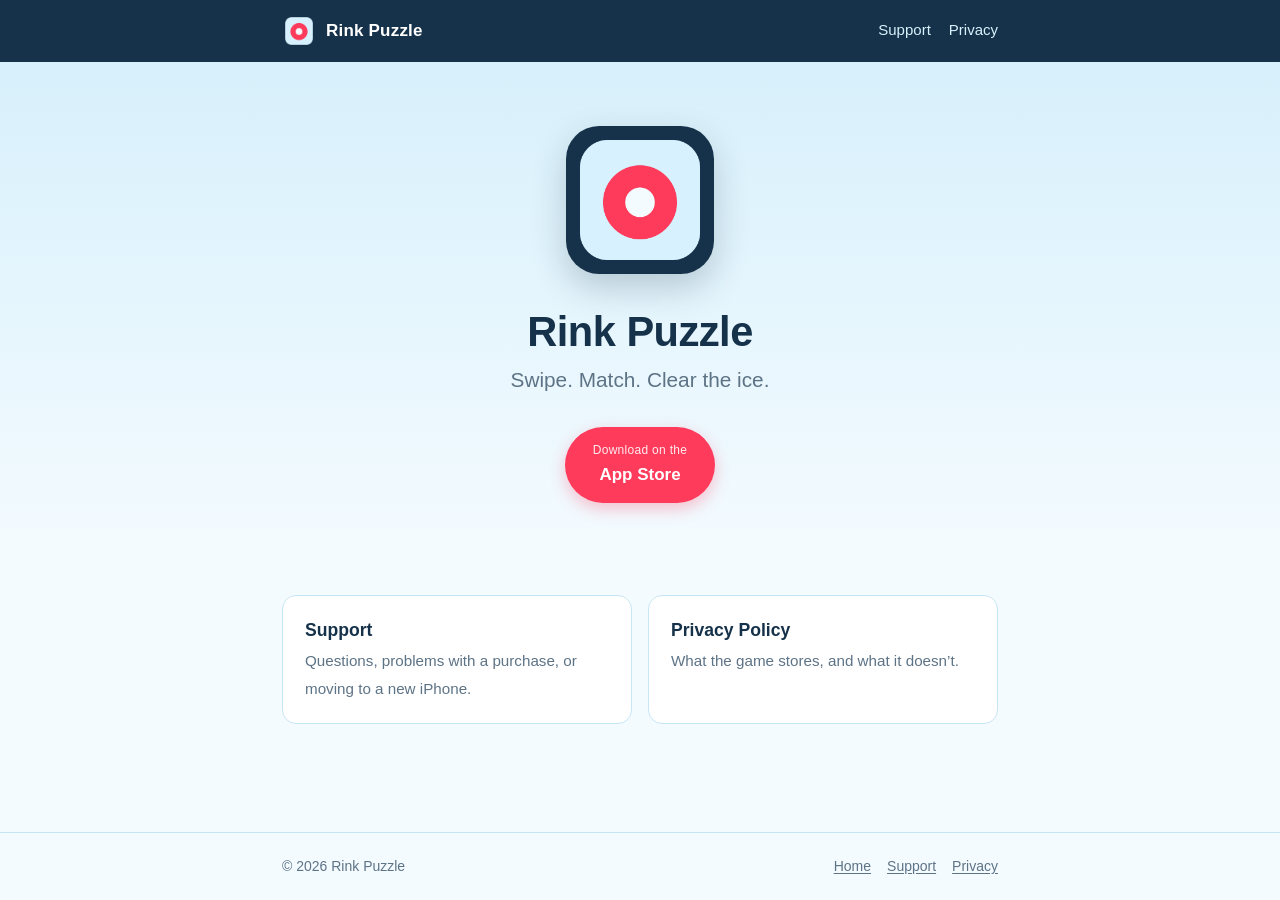
<file: index.html>
<!doctype html>
<html lang="en">
<head>
  <meta charset="utf-8">
  <meta name="viewport" content="width=device-width, initial-scale=1">
  <title>Rink Puzzle — Swipe. Match. Clear the ice.</title>
  <meta name="description" content="Rink Puzzle is a casual iPhone puzzle game. Swipe matching pucks together and clear the ice.">
  <meta name="theme-color" content="#16324a">
  <link rel="icon" type="image/png" href="assets/favicon.png">
  <link rel="apple-touch-icon" href="assets/apple-touch-icon.png">
  <link rel="stylesheet" href="style.css">
</head>
<body>
<header class="site-header">
  <div class="wrap">
    <a class="brand" href=""><img src="assets/apple-touch-icon.png" alt="" width="34" height="34"><span>Rink Puzzle</span></a>
    <nav class="nav" aria-label="Main">
      <a href="support/">Support</a>
      <a href="privacy/">Privacy</a>
    </nav>
  </div>
</header>
<main>
  <section class="hero">
    <div class="wrap">
      <img class="icon" src="assets/icon-512.png" alt="Rink Puzzle app icon" width="148" height="148">
      <h1>Rink Puzzle</h1>
      <p class="tagline">Swipe. Match. Clear the ice.</p>
      <a class="btn" href="https://apps.apple.com/us/app/rink-puzzle/id6826290386"><small>Download on the</small>App Store</a>
    </div>
  </section>
  <div class="wrap">
    <div class="cards">
      <a class="card" href="support/"><strong>Support</strong><span>Questions, problems with a purchase, or moving to a new iPhone.</span></a>
      <a class="card" href="privacy/"><strong>Privacy Policy</strong><span>What the game stores, and what it doesn&rsquo;t.</span></a>
    </div>
  </div>
</main>
<footer class="site-footer">
  <div class="wrap">
    <span>&copy; 2026 Rink Puzzle</span>
    <nav aria-label="Footer"><a href="">Home</a><a href="support/">Support</a><a href="privacy/">Privacy</a></nav>
  </div>
</footer>
</body>
</html>
</file>
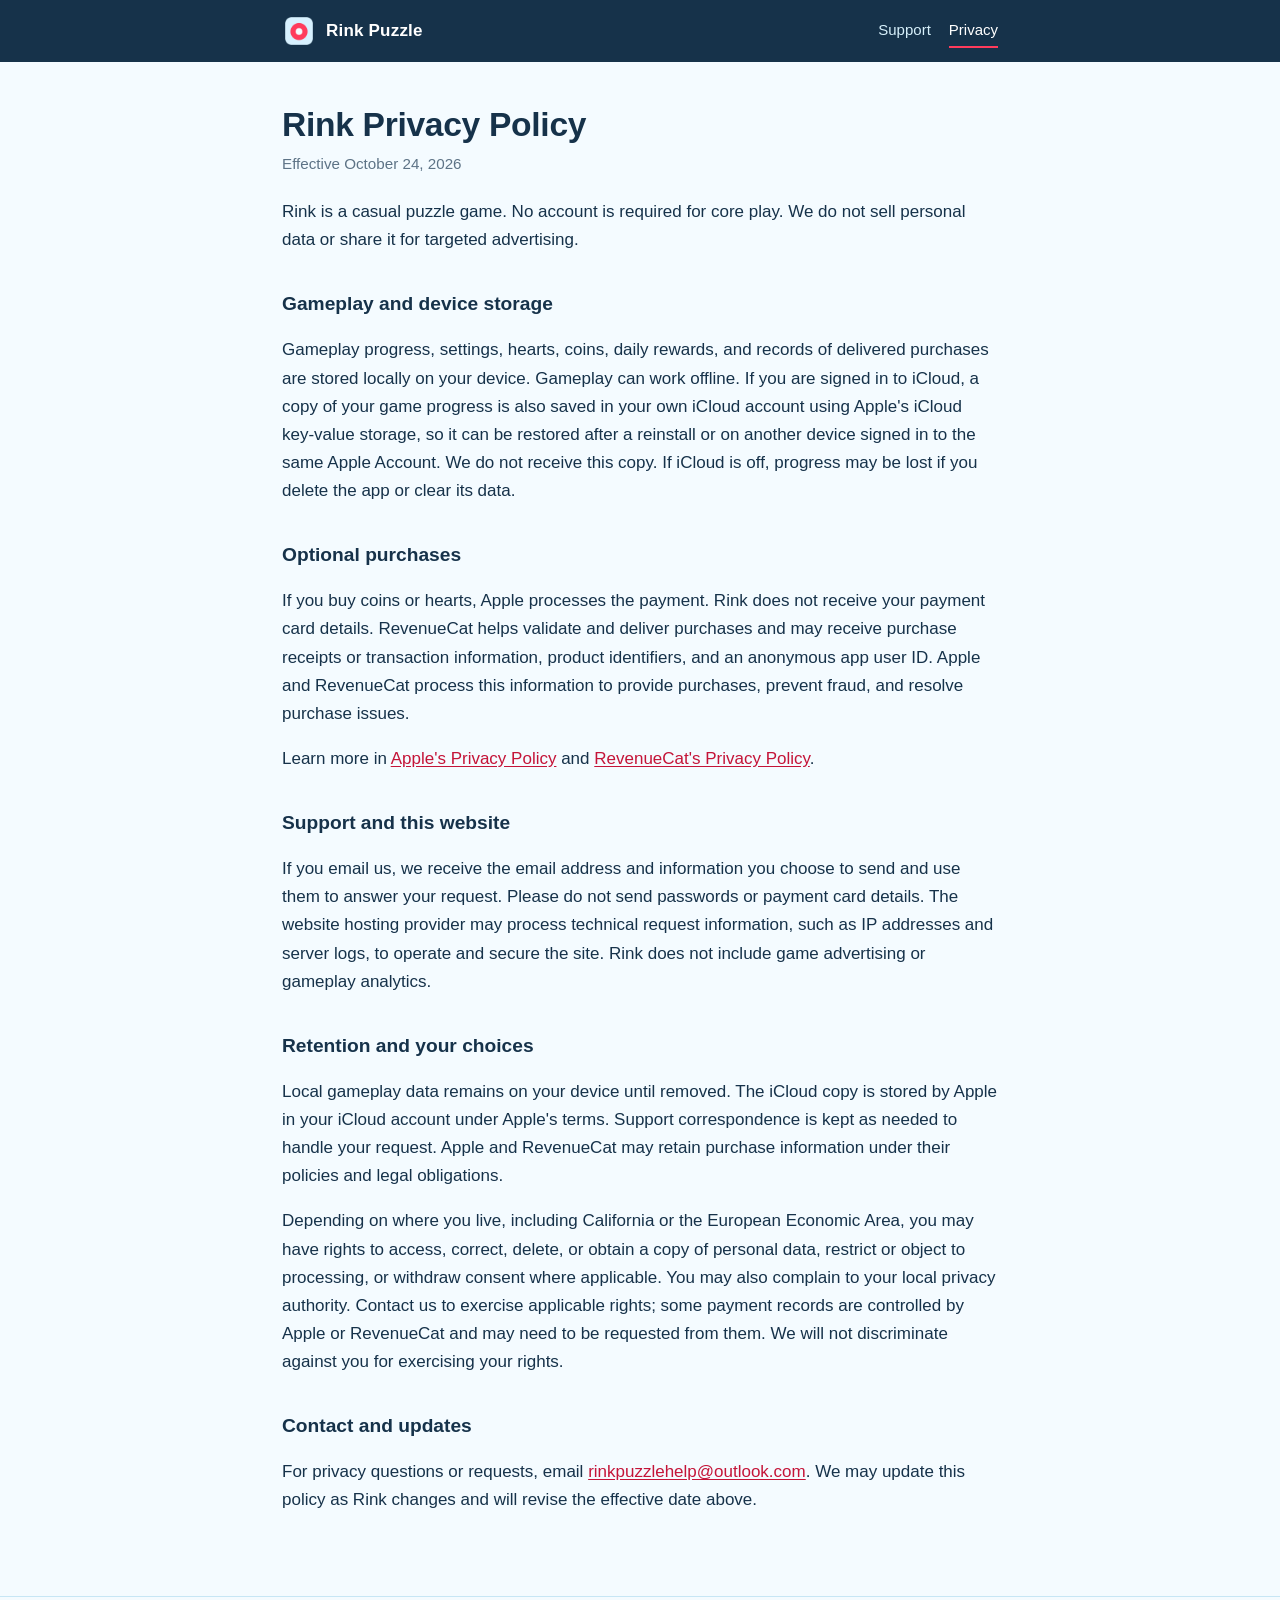
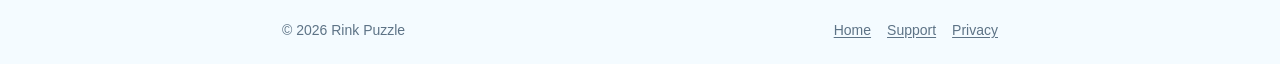
<file: privacy/index.html>
<!doctype html>
<html lang="en">
<head>
  <meta charset="utf-8">
  <meta name="viewport" content="width=device-width, initial-scale=1">
  <title>Privacy Policy — Rink Puzzle</title>
  <meta name="description" content="How Rink handles local gameplay saves, optional Apple and RevenueCat purchases, and privacy requests.">
  <meta name="theme-color" content="#16324a">
  <link rel="icon" type="image/png" href="../assets/favicon.png">
  <link rel="apple-touch-icon" href="../assets/apple-touch-icon.png">
  <link rel="stylesheet" href="../style.css">
</head>
<body>
<header class="site-header">
  <div class="wrap">
    <a class="brand" href="../"><img src="../assets/apple-touch-icon.png" alt="" width="34" height="34"><span>Rink Puzzle</span></a>
    <nav class="nav" aria-label="Main">
      <a href="../support/">Support</a>
      <a href="../privacy/" aria-current="page">Privacy</a>
    </nav>
  </div>
</header>
<main class="page">
  <div class="wrap">
    <h1>Rink Privacy Policy</h1>
    <p class="meta">Effective October 24, 2026</p>
  <p>Rink is a casual puzzle game. No account is required for core play. We do not sell personal data or share it for targeted advertising.</p>
  <h2>Gameplay and device storage</h2>
  <p>Gameplay progress, settings, hearts, coins, daily rewards, and records of delivered purchases are stored locally on your device. Gameplay can work offline. If you are signed in to iCloud, a copy of your game progress is also saved in your own iCloud account using Apple's iCloud key-value storage, so it can be restored after a reinstall or on another device signed in to the same Apple Account. We do not receive this copy. If iCloud is off, progress may be lost if you delete the app or clear its data.</p>
  <h2>Optional purchases</h2>
  <p>If you buy coins or hearts, Apple processes the payment. Rink does not receive your payment card details. RevenueCat helps validate and deliver purchases and may receive purchase receipts or transaction information, product identifiers, and an anonymous app user ID. Apple and RevenueCat process this information to provide purchases, prevent fraud, and resolve purchase issues.</p>
  <p>Learn more in <a href="https://www.apple.com/legal/privacy/">Apple's Privacy Policy</a> and <a href="https://www.revenuecat.com/privacy/">RevenueCat's Privacy Policy</a>.</p>
  <h2>Support and this website</h2>
  <p>If you email us, we receive the email address and information you choose to send and use them to answer your request. Please do not send passwords or payment card details. The website hosting provider may process technical request information, such as IP addresses and server logs, to operate and secure the site. Rink does not include game advertising or gameplay analytics.</p>
  <h2>Retention and your choices</h2>
  <p>Local gameplay data remains on your device until removed. The iCloud copy is stored by Apple in your iCloud account under Apple's terms. Support correspondence is kept as needed to handle your request. Apple and RevenueCat may retain purchase information under their policies and legal obligations.</p>
  <p>Depending on where you live, including California or the European Economic Area, you may have rights to access, correct, delete, or obtain a copy of personal data, restrict or object to processing, or withdraw consent where applicable. You may also complain to your local privacy authority. Contact us to exercise applicable rights; some payment records are controlled by Apple or RevenueCat and may need to be requested from them. We will not discriminate against you for exercising your rights.</p>
  <h2>Contact and updates</h2>
  <p>For privacy questions or requests, email <a href="mailto:rinkpuzzlehelp@outlook.com">rinkpuzzlehelp@outlook.com</a>. We may update this policy as Rink changes and will revise the effective date above.</p>
  </div>
</main>
<footer class="site-footer">
  <div class="wrap">
    <span>&copy; 2026 Rink Puzzle</span>
    <nav aria-label="Footer"><a href="../">Home</a><a href="../support/">Support</a><a href="../privacy/">Privacy</a></nav>
  </div>
</footer>
</body>
</html>
</file>
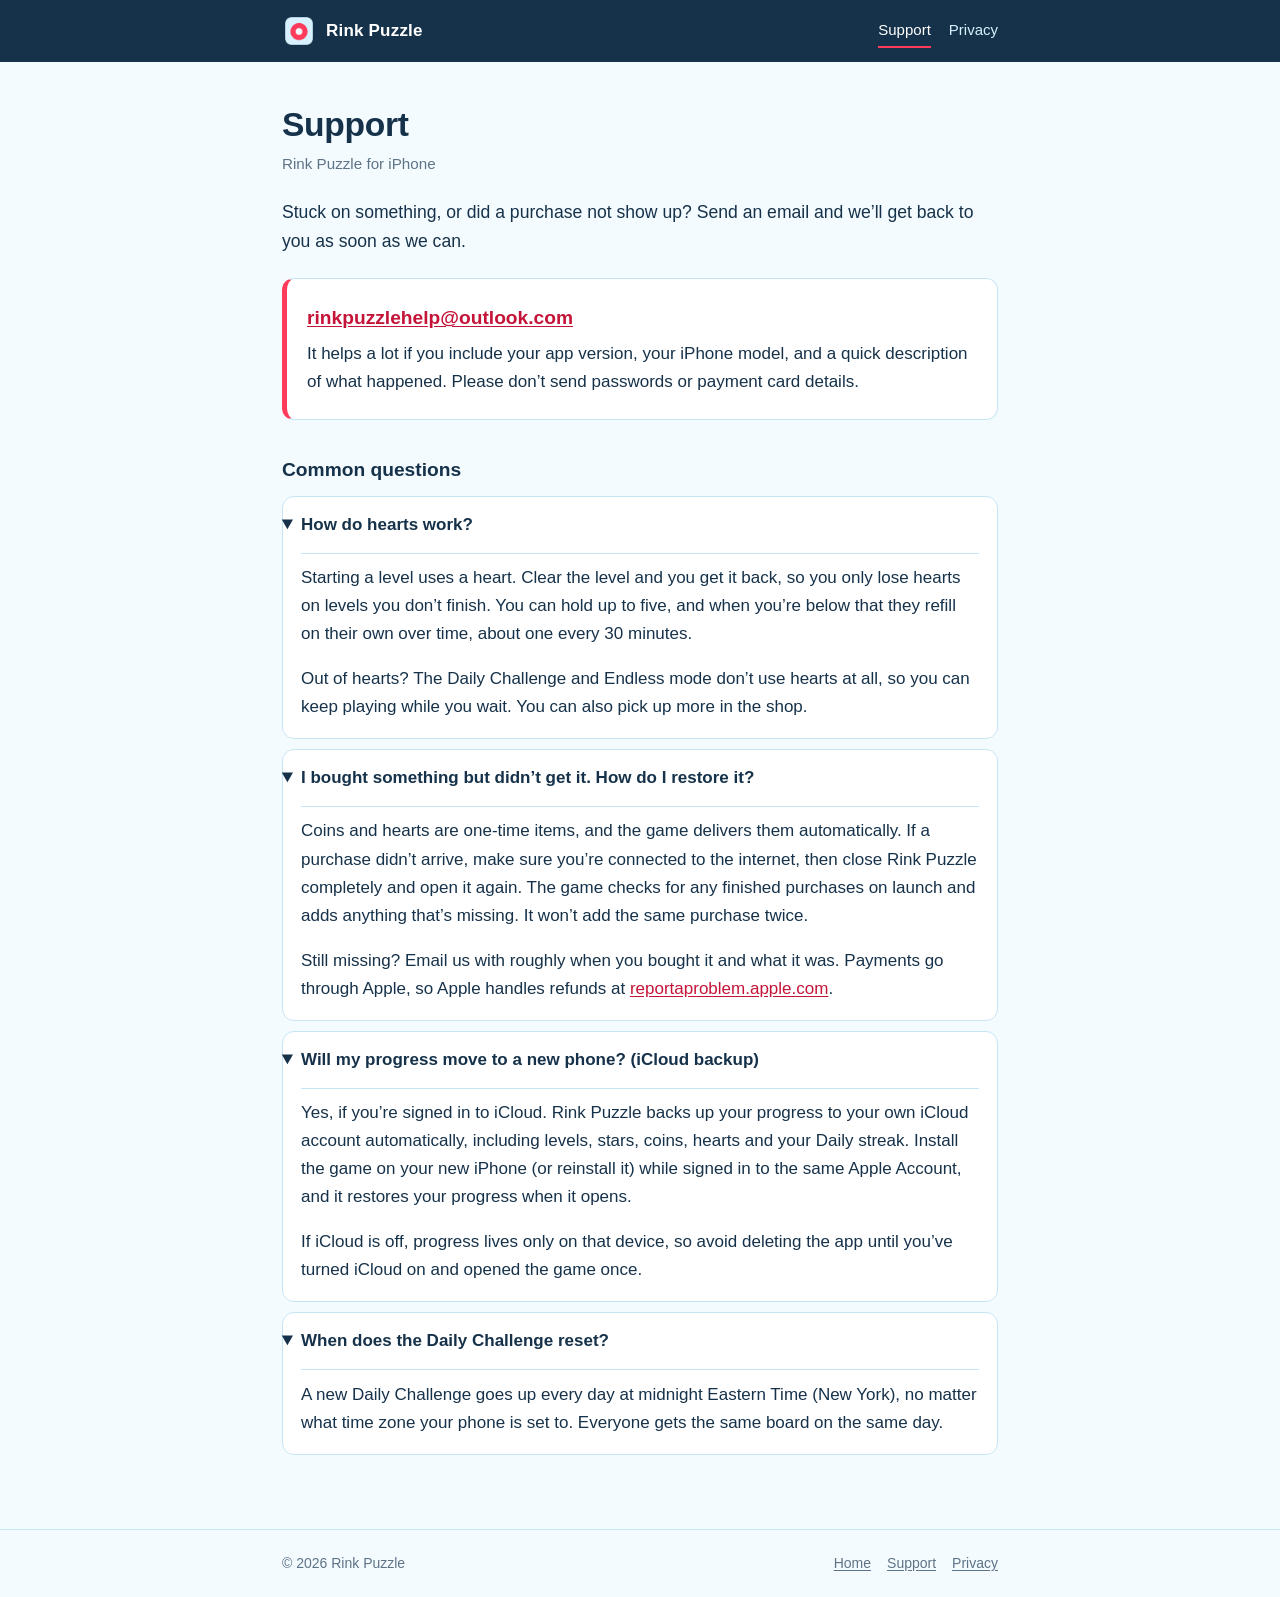
<file: support/index.html>
<!doctype html>
<html lang="en">
<head>
  <meta charset="utf-8">
  <meta name="viewport" content="width=device-width, initial-scale=1">
  <title>Support — Rink Puzzle</title>
  <meta name="description" content="Get help with Rink Puzzle: hearts, purchases, iCloud backup and the Daily Challenge.">
  <meta name="theme-color" content="#16324a">
  <link rel="icon" type="image/png" href="../assets/favicon.png">
  <link rel="apple-touch-icon" href="../assets/apple-touch-icon.png">
  <link rel="stylesheet" href="../style.css">
</head>
<body>
<header class="site-header">
  <div class="wrap">
    <a class="brand" href="../"><img src="../assets/apple-touch-icon.png" alt="" width="34" height="34"><span>Rink Puzzle</span></a>
    <nav class="nav" aria-label="Main">
      <a href="../support/" aria-current="page">Support</a>
      <a href="../privacy/">Privacy</a>
    </nav>
  </div>
</header>
<main class="page">
  <div class="wrap">
    <h1>Support</h1>
    <p class="meta">Rink Puzzle for iPhone</p>
    <p class="lead">Stuck on something, or did a purchase not show up? Send an email and we&rsquo;ll get back to you as soon as we can.</p>
    <div class="contact">
      <p class="email"><a href="mailto:rinkpuzzlehelp@outlook.com?subject=Rink%20Puzzle%20support">rinkpuzzlehelp@outlook.com</a></p>
      <p>It helps a lot if you include your app version, your iPhone model, and a quick description of what happened. Please don&rsquo;t send passwords or payment card details.</p>
    </div>

    <h2>Common questions</h2>
    <div class="faq">
      <details open>
        <summary>How do hearts work?</summary>
        <p>Starting a level uses a heart. Clear the level and you get it back, so you only lose hearts on levels you don&rsquo;t finish. You can hold up to five, and when you&rsquo;re below that they refill on their own over time, about one every 30 minutes.</p>
        <p>Out of hearts? The Daily Challenge and Endless mode don&rsquo;t use hearts at all, so you can keep playing while you wait. You can also pick up more in the shop.</p>
      </details>
      <details open>
        <summary>I bought something but didn&rsquo;t get it. How do I restore it?</summary>
        <p>Coins and hearts are one-time items, and the game delivers them automatically. If a purchase didn&rsquo;t arrive, make sure you&rsquo;re connected to the internet, then close Rink Puzzle completely and open it again. The game checks for any finished purchases on launch and adds anything that&rsquo;s missing. It won&rsquo;t add the same purchase twice.</p>
        <p>Still missing? Email us with roughly when you bought it and what it was. Payments go through Apple, so Apple handles refunds at <a href="https://reportaproblem.apple.com/">reportaproblem.apple.com</a>.</p>
      </details>
      <details open>
        <summary>Will my progress move to a new phone? (iCloud backup)</summary>
        <p>Yes, if you&rsquo;re signed in to iCloud. Rink Puzzle backs up your progress to your own iCloud account automatically, including levels, stars, coins, hearts and your Daily streak. Install the game on your new iPhone (or reinstall it) while signed in to the same Apple Account, and it restores your progress when it opens.</p>
        <p>If iCloud is off, progress lives only on that device, so avoid deleting the app until you&rsquo;ve turned iCloud on and opened the game once.</p>
      </details>
      <details open>
        <summary>When does the Daily Challenge reset?</summary>
        <p>A new Daily Challenge goes up every day at midnight Eastern Time (New York), no matter what time zone your phone is set to. Everyone gets the same board on the same day.</p>
      </details>
    </div>
  </div>
</main>
<footer class="site-footer">
  <div class="wrap">
    <span>&copy; 2026 Rink Puzzle</span>
    <nav aria-label="Footer"><a href="../">Home</a><a href="../support/">Support</a><a href="../privacy/">Privacy</a></nav>
  </div>
</footer>
</body>
</html>
</file>
<file: style.css>
:root{
  --navy:#16324a;--navy-deep:#10283c;--red:#ff3b5c;--red-dark:#c41438;
  --ice:#d7f0fb;--ice-soft:#f4fbff;--ice-line:#c7e6f5;--muted:#5d7386;--white:#fff;
}
*{box-sizing:border-box}
html{-webkit-text-size-adjust:100%}
body{margin:0;background:var(--ice-soft);color:var(--navy);
  font:17px/1.65 -apple-system,BlinkMacSystemFont,"Segoe UI",Roboto,Helvetica,Arial,sans-serif;
  min-height:100vh;display:flex;flex-direction:column}
a{color:var(--red-dark);text-underline-offset:2px;overflow-wrap:anywhere}
a:hover{color:var(--red)}
a:focus-visible,.btn:focus-visible{outline:3px solid var(--red);outline-offset:3px;border-radius:6px}
.wrap{width:100%;max-width:760px;margin:0 auto;padding:0 22px}

/* header */
.site-header{background:var(--navy);color:var(--white)}
.site-header .wrap{display:flex;align-items:center;justify-content:space-between;gap:16px;min-height:62px}
.brand{display:flex;align-items:center;gap:10px;color:var(--white);text-decoration:none;font-weight:700;letter-spacing:.2px}
.brand img{width:34px;height:34px;border-radius:8px}
.brand:hover{color:var(--white)}
.nav{display:flex;gap:18px;font-size:15px}
.nav a{color:var(--ice);text-decoration:none;padding:4px 0;border-bottom:2px solid transparent}
.nav a:hover,.nav a[aria-current=page]{color:var(--white);border-bottom-color:var(--red)}

main{flex:1}

/* landing */
.hero{background:linear-gradient(180deg,var(--ice) 0%,var(--ice-soft) 100%);text-align:center;padding:64px 0 56px}
.hero .icon{width:148px;height:148px;border-radius:33px;box-shadow:0 14px 34px rgba(22,50,74,.22)}
.hero h1{font-size:2.6rem;line-height:1.1;margin:26px 0 8px;letter-spacing:-.5px}
.tagline{font-size:1.3rem;color:var(--muted);margin:0 0 30px}
.btn{display:inline-block;background:var(--red);color:var(--white);text-decoration:none;font-weight:700;
  padding:14px 28px;border-radius:999px;box-shadow:0 6px 16px rgba(255,59,92,.3);transition:transform .1s,background .15s}
.btn:hover{background:var(--red-dark);color:var(--white);transform:translateY(-1px)}
.btn small{display:block;font-weight:500;font-size:.75rem;opacity:.9;letter-spacing:.3px}
.cards{display:grid;grid-template-columns:1fr 1fr;gap:16px;padding:36px 0 56px}
.card{display:block;background:var(--white);border:1px solid var(--ice-line);border-radius:14px;padding:20px 22px;
  text-decoration:none;color:var(--navy);transition:border-color .15s,box-shadow .15s}
.card:hover{color:var(--navy);border-color:var(--red);box-shadow:0 6px 18px rgba(22,50,74,.08)}
.card strong{display:block;font-size:1.1rem;margin-bottom:2px}
.card span{color:var(--muted);font-size:.95rem}

/* content pages */
.page{padding:44px 0 64px}
.page h1{font-size:2.1rem;line-height:1.15;margin:0 0 6px;letter-spacing:-.3px}
.page h2{font-size:1.2rem;margin:34px 0 6px}
.page .meta{color:var(--muted);font-size:.95rem;margin:0 0 22px}
.lead{font-size:1.1rem}
.contact{background:var(--white);border:1px solid var(--ice-line);border-left:5px solid var(--red);
  border-radius:12px;padding:18px 20px;margin:22px 0 8px}
.contact p{margin:.3em 0}
.contact .email{font-size:1.2rem;font-weight:700}
.faq details{background:var(--white);border:1px solid var(--ice-line);border-radius:12px;margin:10px 0;padding:0 18px}
.faq summary{cursor:pointer;font-weight:650;padding:14px 0;list-style-position:outside}
.faq details[open] summary{border-bottom:1px solid var(--ice-line);margin-bottom:6px}
.faq details p{margin:.6em 0 1em}

/* footer */
.site-footer{border-top:1px solid var(--ice-line);color:var(--muted);font-size:14px;padding:22px 0}
.site-footer .wrap{display:flex;flex-wrap:wrap;gap:8px 20px;justify-content:space-between}
.site-footer nav{display:flex;gap:16px}
.site-footer a{color:var(--muted)}

@media (max-width:560px){
  body{font-size:16px}
  .nav{gap:14px;font-size:14px}
  .brand span{font-size:15px}
  .hero{padding:44px 0 40px}
  .hero .icon{width:120px;height:120px;border-radius:27px}
  .hero h1{font-size:2.1rem}
  .tagline{font-size:1.12rem}
  .cards{grid-template-columns:1fr}
  .page{padding:32px 0 48px}
  .page h1{font-size:1.75rem}
}
</file>
